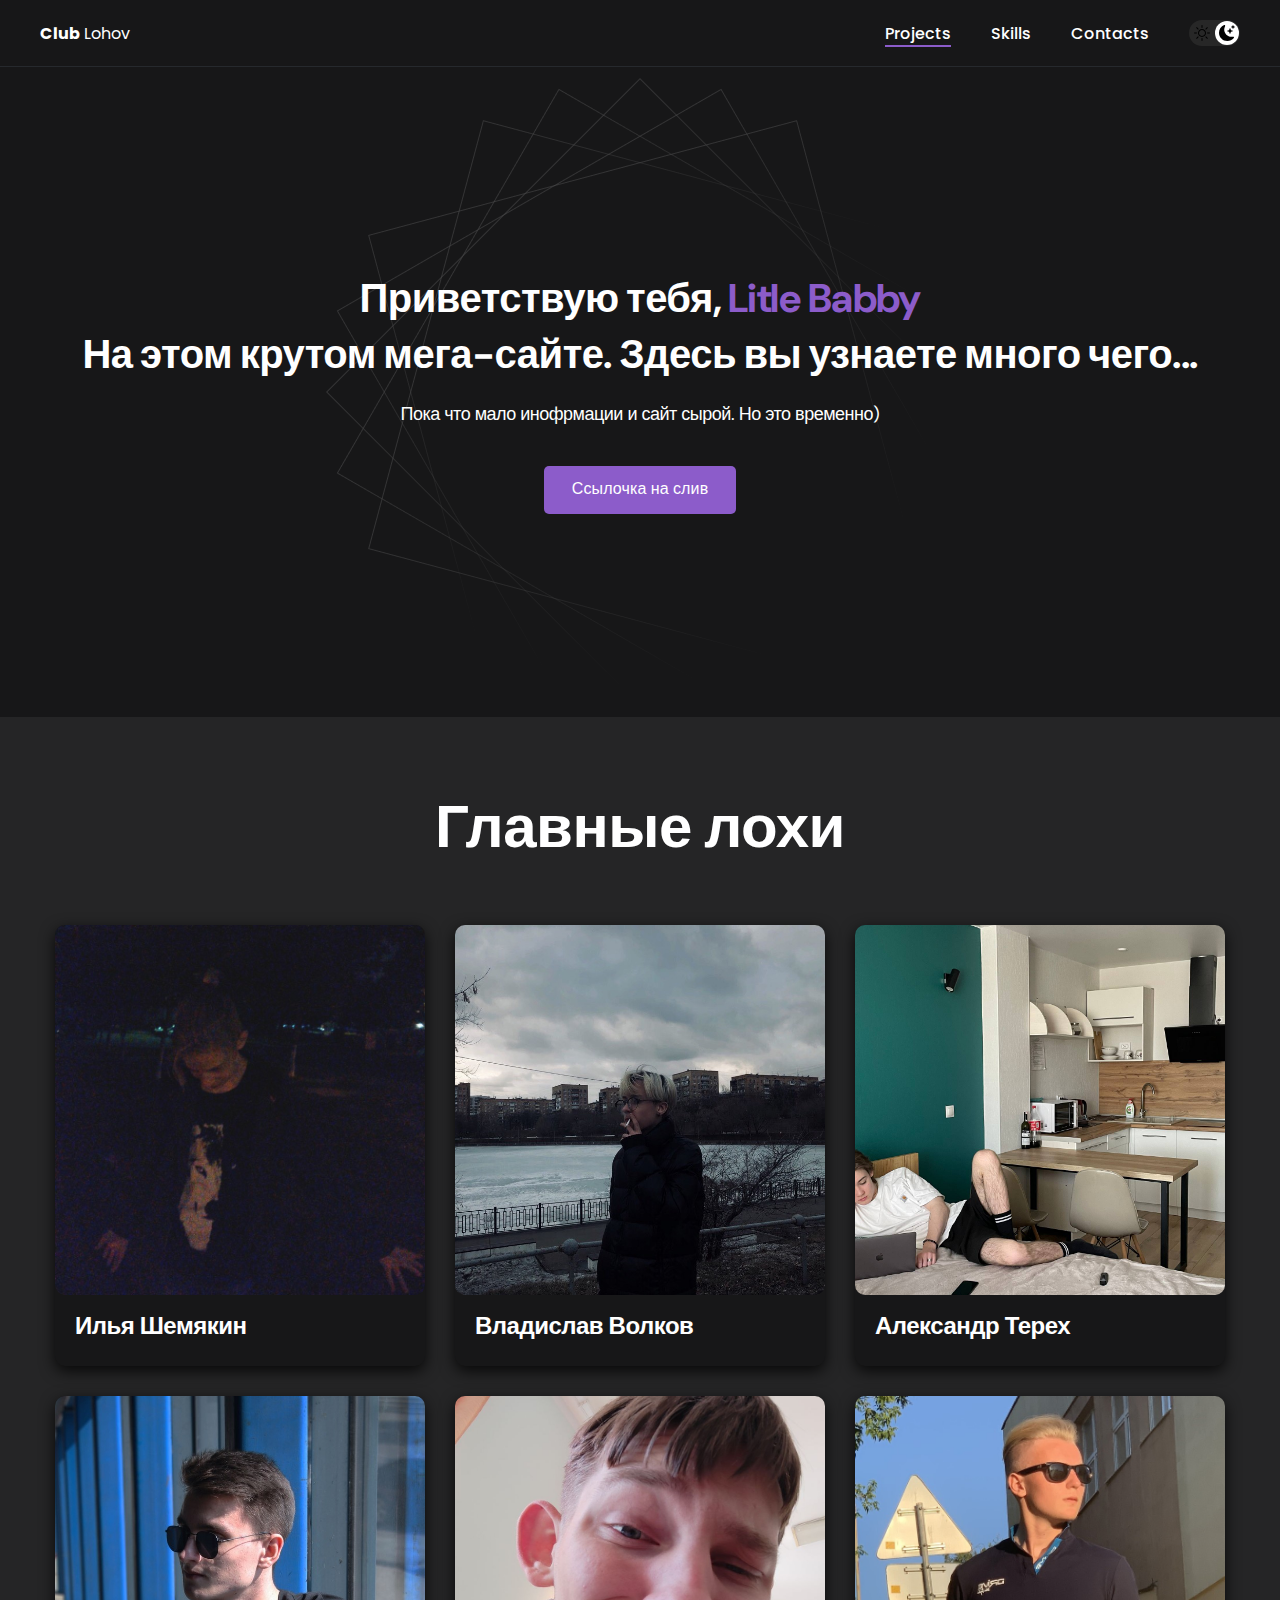
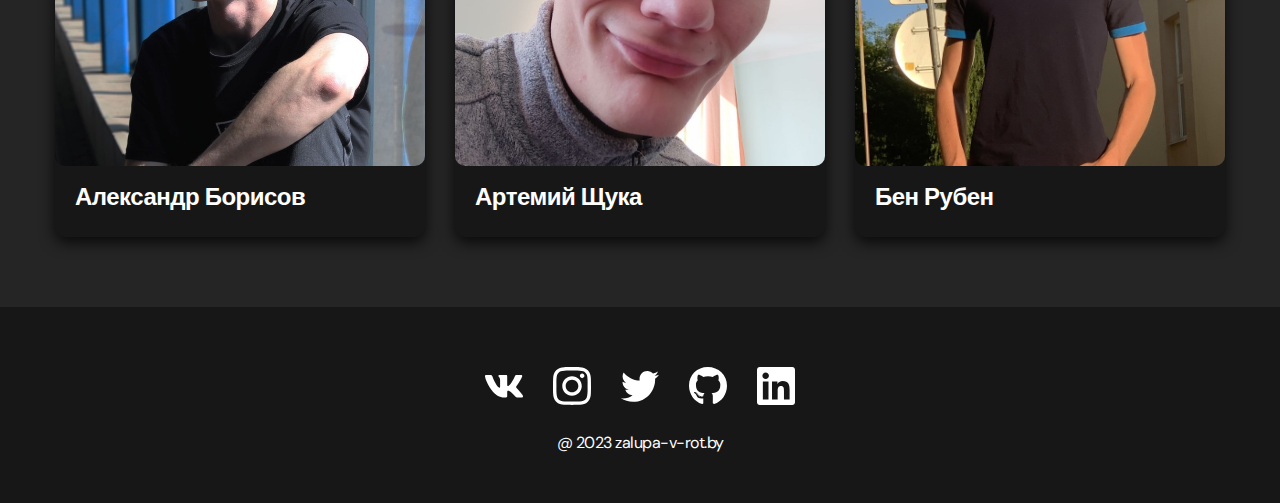
<file: index.html>
<!DOCTYPE html>
<html lang="en">
<head>
    
    <meta charset="UTF-8">
    <meta http-equiv="X-UA-Compatible" content="IE=edge">
    <meta name="viewport" content="width=device-width, initial-scale=1.0">
    <title>Club Lohov2</title>
    <link rel="stylesheet" href="./css/main.css">
</head>
<body class="dark">
    
   <nav class="nav">
    <div class="conteiner">
        <div class="nav-row">
            <a href="./index.html" class="logo"><strong>Club</strong> Lohov</a>

            <button class="dark-mode-btn dark-mode-btn__active">
                <img src="./img/icons/sun.svg" alt="Light mode" class="dark-mode-btn__icon">
                <img src="./img/icons/moon.svg" alt="Dark mode" class="dark-mode-btn__icon">
            </button>


            <ul class="nav-list">
                <li class="nav-list__item"><a href="./index.html" class="nav-list__link nav-list__link--active">Projects</a></li>
                <li class="nav-list__item"><a href="./skills.html" class="nav-list__link">Skills</a></li>
                <li class="nav-list__item"><a href="./contacts.html" class="nav-list__link">Contacts</a></li>
            </ul>
        </div>
    </div>
   </nav>

   <header class="header">
    <div class="header__wrapper">
        <h1 class ="header__title">
            <strong>Приветствую тебя, <em>Litle Babby</em></strong><br>
            На этом крутом мега-сайте.
            Здесь вы узнаете много чего...
        </h1>
        <div class="header-text">
            <p>Пока что мало инофрмации и сайт сырой. Но это временно)</p>
        </div>
        <a href="https://vk.com/video-109658801_456370667" target="_blank" class="btn">Ссылочка на слив</a>
    </div>     
   </header>

   <main class="section">
        <div class="container">
            <h2 class="title-1">Главные лохи</h2>
                <ul class="projects">
                    <li class="project">
                        <a href="./project-page.html">
                            <img src="./img2/photo_2023-2.jpg" alt="Project img" class="project__img">
                            <h3 class="project__title">Илья Шемякин</h3>
                        </a>
                    </li>
                    <li class="project">
                        <a href="./project-page1.html">
                            <img src="./img2/photo_2023-4.jpg" alt="Project img" class="project__img">
                            <h3 class="project__title">Владислав Волков</h3>
                        </a>
                    </li>
                    <li class="project">
                        <a href="./project-page2.html">
                            <img src="./img2/photo_2023-6.jpg" alt="Project img" class="project__img">
                            <h3 class="project__title">Александр Терех</h3>
                        </a>
                        </li>
                    <li class="project">
                        <a href="./project-page3.html">
                            <img src="./img2/photo2023-7.jpg" alt="Project img" class="project__img">
                            <h3 class="project__title">Александр Борисов</h3>
                        </a>
                    </li>
                    <li class="project">
                        <a href="./project-page4.html">
                            <img src="./img2/photo_2023-9.jpg" alt="Project img" class="project__img">
                            <h3 class="project__title">Артемий Щука</h3>
                        </a>
                    </li>
                    <li class="project">
                        <a href="./project-page5.html">
                            <img src="./img2/photo2023-15.jpg" alt="Project img" class="project__img">
                            <h3 class="project__title">Бен Рубен</h3>
                        </a>
                    </li>
                </ul>
        </div>
   </main>

   <footer class="footer">
    <div class="conteiner">
        <div class="footer__wrapper">
            <ul class="social">
            <li class="social__item"><a href="https://vk.com/coreemst_shawty"><img src="./img/icons/vk.svg" alt="Link"></a></li>
            <li class="social__item"><a href="https://www.instagram.com/younggloand/"><img src="./img/icons/instagram.svg" alt="Link"></a></li>
            <li class="social__item"><a href="#!"><img src="./img/icons/twitter.svg" alt="Link"></a></li>
            <li class="social__item"><a href="#!"><img src="./img/icons/gitHub.svg" alt="Link"></a></li>
            <li class="social__item"><a href="#!"><img src="./img/icons/linkedIn.svg" alt="Link"></a></li>
                </ul>
            <div class="copyright">
                <p>@ 2023 zalupa-v-rot.by</p>
                </div>
            </div>
        </div>
   </footer>
   <script src="main.js"></script>
</body>
</html>
</file>
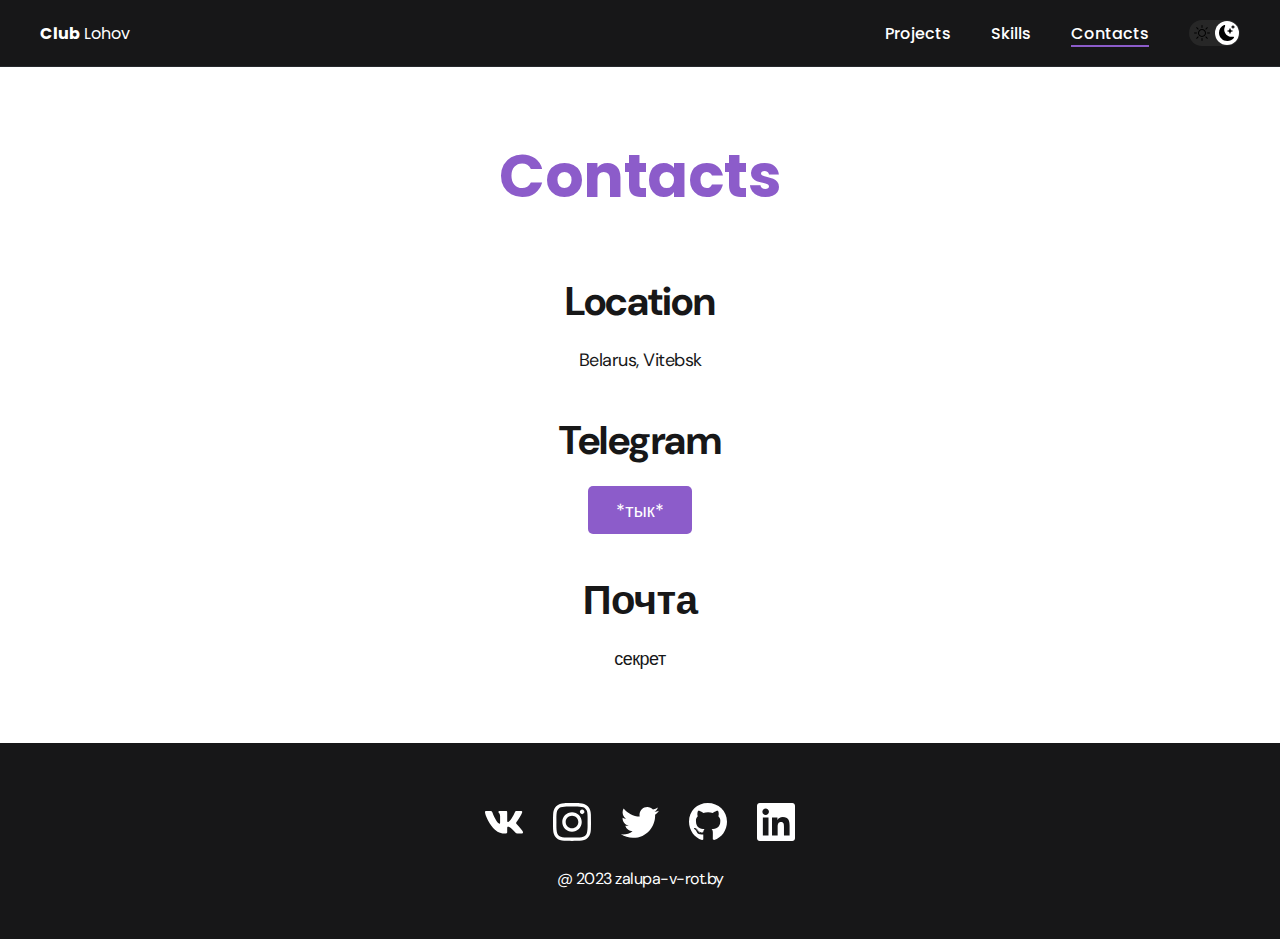
<file: contacts.html>
<!DOCTYPE html>
<html lang="en">
<head>
    <meta charset="UTF-8">
    <meta http-equiv="X-UA-Compatible" content="IE=edge">
    <meta name="viewport" content="width=device-width, initial-scale=1.0">
    <title>Club Lohov2</title>
    <link rel="stylesheet" href="./css/main.css">
</head>
<body>

   <nav class="nav">
    <div class="conteiner">
        <div class="nav-row">
            <a href="./index.html" class="logo"><strong>Club</strong> Lohov</a>
            <button class=" dark-mode-btn dark-mode-btn__active">
                <img src="./img/icons/sun.svg" alt="Light mode" class="dark-mode-btn__icon">
                <img src="./img/icons/moon.svg" alt="Dark mode" class="dark-mode-btn__icon">
            </button>

            <ul class="nav-list">
                <li class="nav-list__item"><a href="./index.html" class="nav-list__link">Projects</a></li>
                <li class="nav-list__item"><a href="./skills.html" class="nav-list__link">Skills</a></li>
                <li class="nav-list__item"><a href="./contacts.html" class="nav-list__link nav-list__link--active">Contacts</a></li>
            </ul>
        </div>
    </div>
   </nav>


   <main class="section">
        <div class="conteiner">
            <h1 class="title-1">Contacts</h1>       
                <ul class="content-list">
                    <li class="content-list__item">
                        <h2 class="title-2">Location</h2>
                        <p>Belarus, Vitebsk</p>
                    </li>
                    <li class="content-list__item">
                        <h3 class="title-2">Telegram</h3>
                        <p><a href="https://t.me/younggloand" class="btn" target="_blank" alt="Link">*тык*</a></p>
                    </li>
                    <li class="content-list__item">
                        <h4 class="title-2">Почта</h4>
                        <p>секрет</p>
                    </li>
                    
                </ul>
        </div>
   </main>

   <footer class="footer">
    <div class="conteiner">
        <div class="footer__wrapper">
            <ul class="social">
            <li class="social__item"><a href="https://vk.com/coreemst_shawty"><img src="./img/icons/vk.svg" alt="Link"></a></li>
            <li class="social__item"><a href="https://www.instagram.com/younggloand/"><img src="./img/icons/instagram.svg" alt="Link"></a></li>
            <li class="social__item"><a href="#!"><img src="./img/icons/twitter.svg" alt="Link"></a></li>
            <li class="social__item"><a href="#!"><img src="./img/icons/gitHub.svg" alt="Link"></a></li>
            <li class="social__item"><a href="#!"><img src="./img/icons/linkedIn.svg" alt="Link"></a></li>
                </ul>
            <div class="copyright">
                <p>@ 2023 zalupa-v-rot.by</p>
                </div>
            </div>
        </div>
   </footer>
   <script src="main.js"></script>
</body>
</html>
</file>
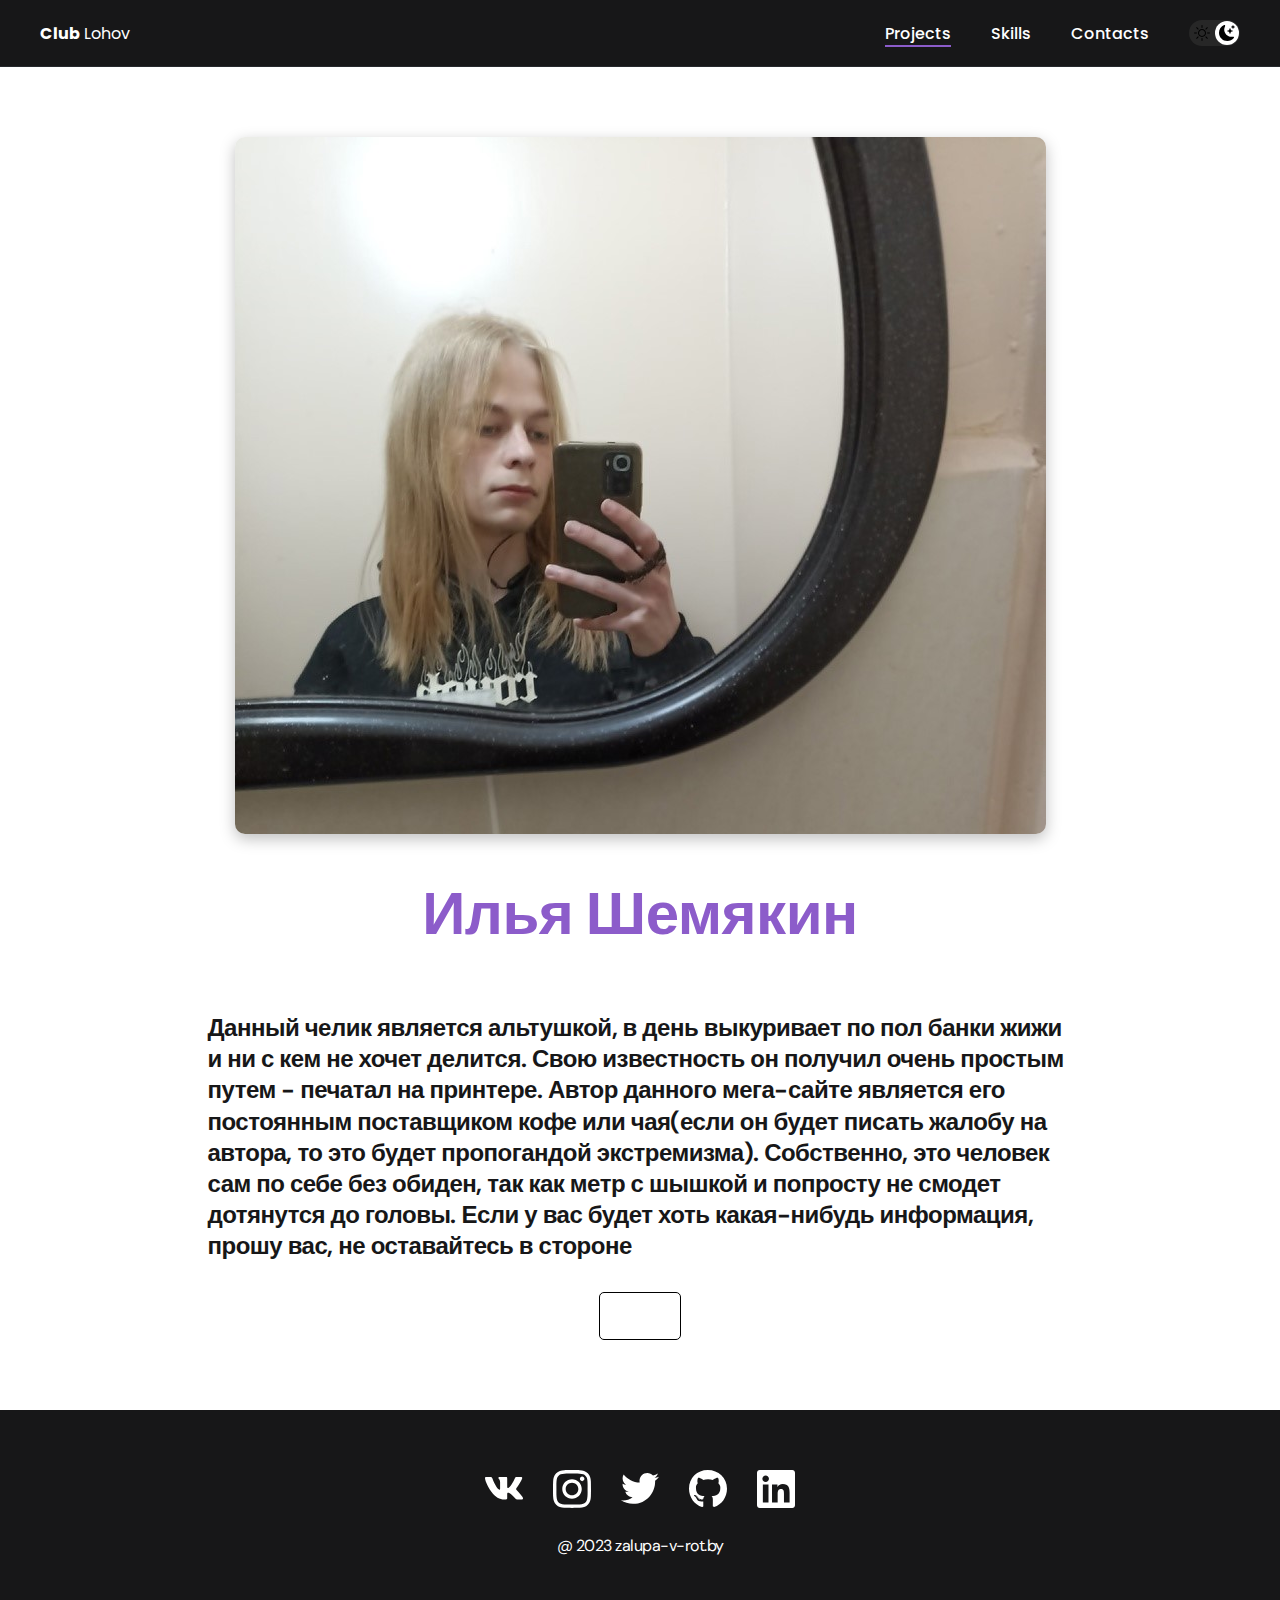
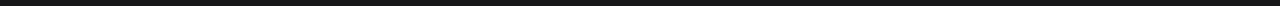
<file: project-page.html>
<!DOCTYPE html>
<html lang="en">
<head>
    <meta charset="UTF-8">
    <meta http-equiv="X-UA-Compatible" content="IE=edge">
    <meta name="viewport" content="width=device-width, initial-scale=1.0">
    <title>Club Lohov2</title>
    <link rel="stylesheet" href="./css/main.css">
</head>
<body>

   <nav class="nav">
    <div class="conteiner">
        <div class="nav-row">
            <a href="./index.html" class="logo"><strong>Club</strong> Lohov</a>
            <button class=" dark-mode-btn dark-mode-btn__active">
                <img src="./img/icons/sun.svg" alt="Light mode" class="dark-mode-btn__icon">
                <img src="./img/icons/moon.svg" alt="Dark mode" class="dark-mode-btn__icon">
            </button>

            <ul class="nav-list">
                <li class="nav-list__item"><a href="./index.html" class="nav-list__link nav-list__link--active">Projects</a></li>
                <li class="nav-list__item"><a href="./skills.html" class="nav-list__link">Skills</a></li>
                <li class="nav-list__item"><a href="./contacts.html" class="nav-list__link">Contacts</a></li>
            </ul>
        </div>
    </div>
   </nav>


   <main class="section">
        <div class="conteiner">
            <div class="project-deteils">
                    <img src="./img2/photo_2022-1.jpg" alt="" class="project-deteils__cover">
                        <div class="project-deteils__desk">
                            <h1 class="title-1">Илья Шемякин</h1>
                           <p>Данный челик является альтушкой, в день выкуривает по пол банки жижи и ни с кем не хочет делится. Свою известность он получил очень простым путем - печатал на принтере. Автор данного мега-сайте является его постоянным поставщиком кофе или чая(если он будет писать жалобу на автора, то это будет пропогандой экстремизма).
                            Собственно, это человек сам по себе без обиден, так как метр с шышкой и попросту не смодет дотянутся до головы. Если у вас будет хоть какая-нибудь информация, прошу вас, не оставайтесь в стороне 
                           </p>
                        </div>

                        <a href="#!" class="btn-outline">
                            <img src="./img/icons/vk_wmhwlk760oke.svg" alt="" class="">
                        
                        </a>
            </div>
        </div>
   </main>

   <footer class="footer">
    <div class="conteiner">
        <div class="footer__wrapper">
            <ul class="social">
            <li class="social__item"><a href="https://vk.com/coreemst_shawty"><img src="./img/icons/vk.svg" alt="Link"></a></li>
            <li class="social__item"><a href="https://www.instagram.com/younggloand/"><img src="./img/icons/instagram.svg" alt="Link"></a></li>
            <li class="social__item"><a href="#!"><img src="./img/icons/twitter.svg" alt="Link"></a></li>
            <li class="social__item"><a href="#!"><img src="./img/icons/gitHub.svg" alt="Link"></a></li>
            <li class="social__item"><a href="#!"><img src="./img/icons/linkedIn.svg" alt="Link"></a></li>
                </ul>
            <div class="copyright">
                <p>@ 2023 zalupa-v-rot.by</p>
                </div>
            </div>
        </div>
   </footer>
   <script src="main.js"></script>
</body>
</html>
</file>
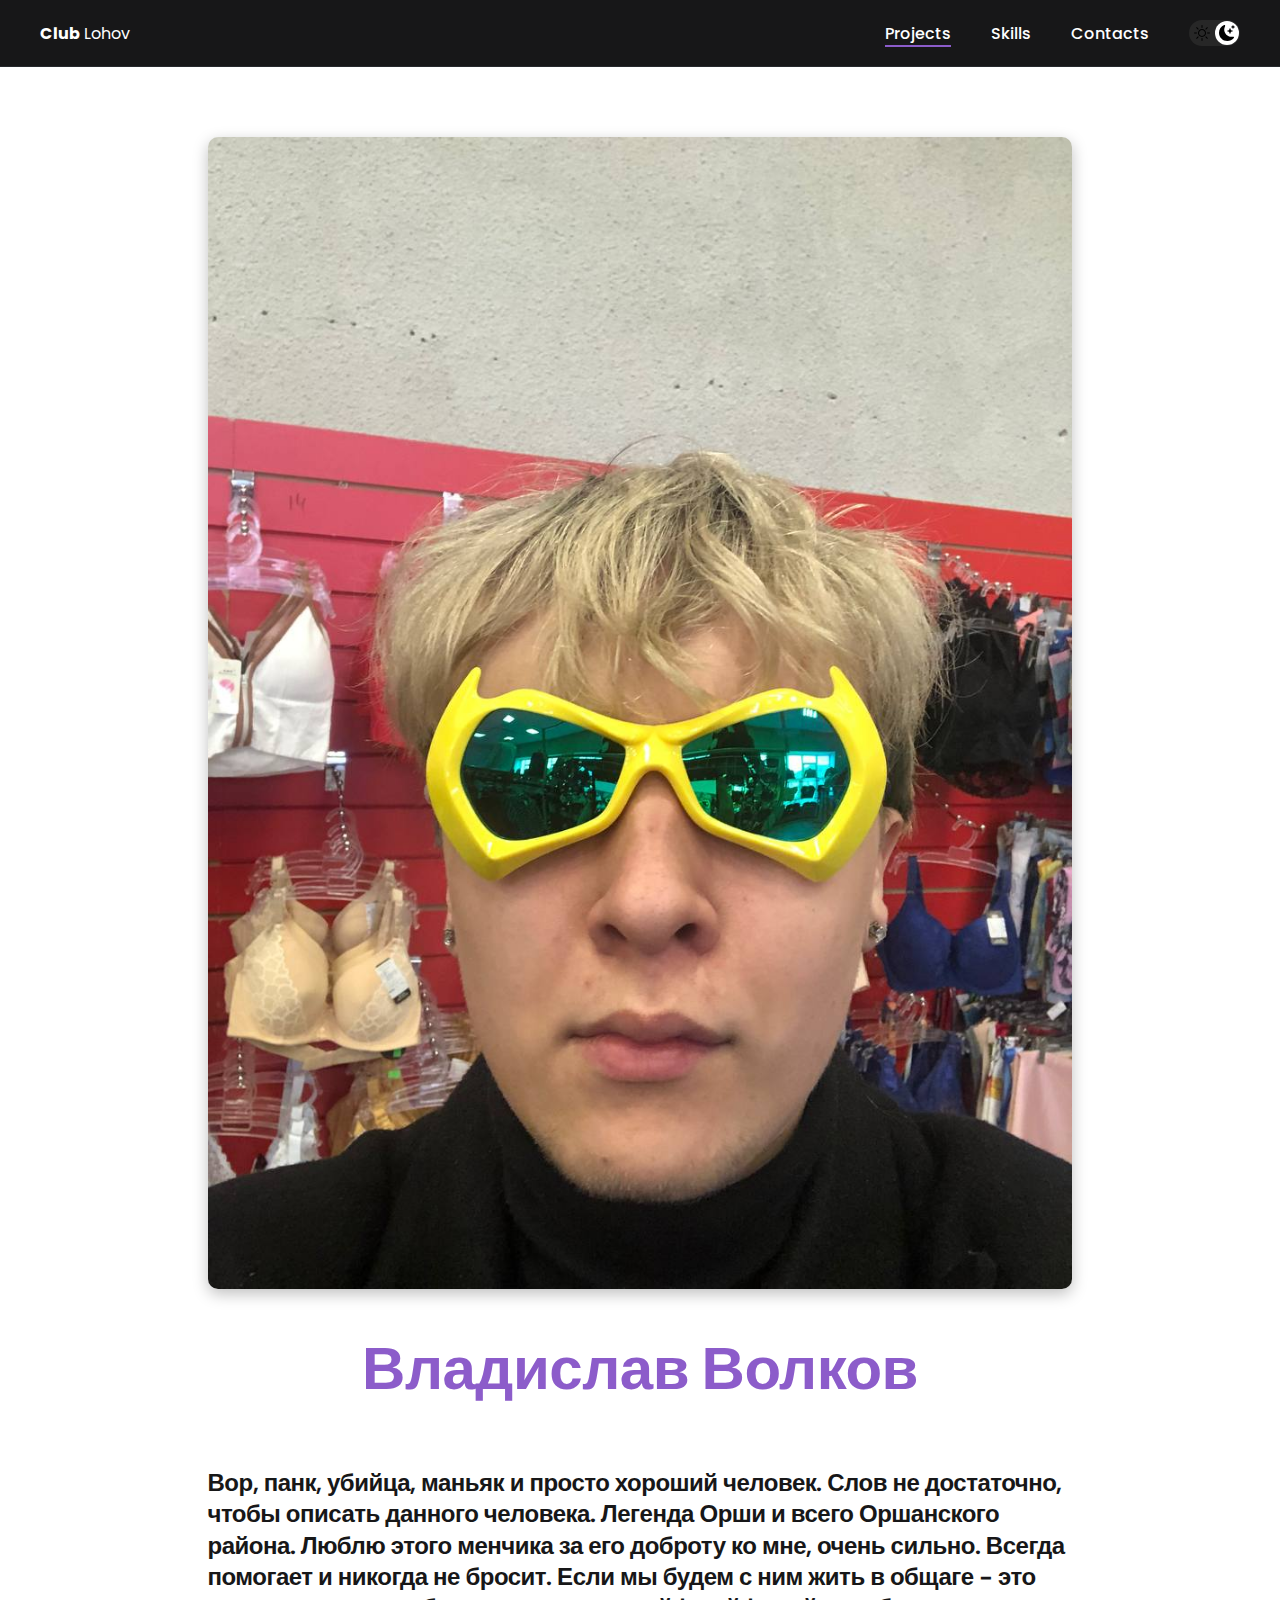
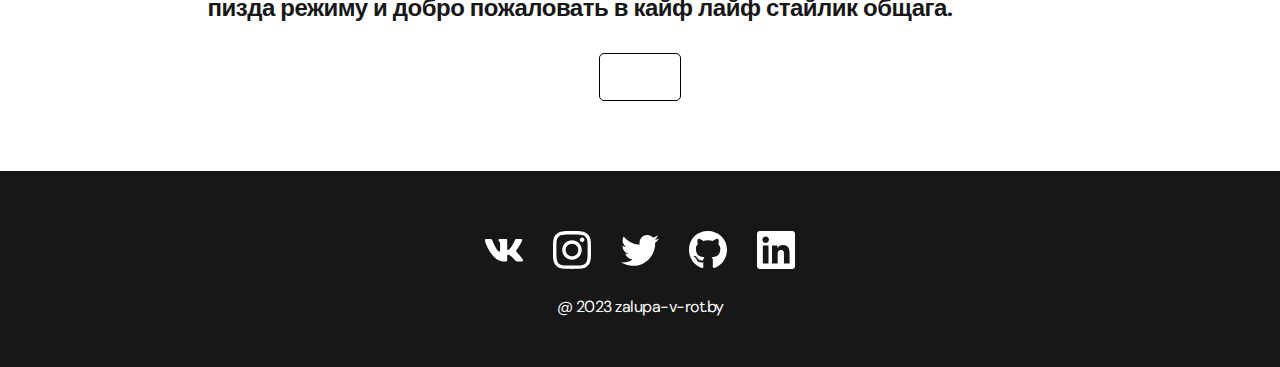
<file: project-page1.html>
<!DOCTYPE html>
<html lang="en">
<head>
    <meta charset="UTF-8">
    <meta http-equiv="X-UA-Compatible" content="IE=edge">
    <meta name="viewport" content="width=device-width, initial-scale=1.0">
    <title>Club Lohov2</title>
    <link rel="stylesheet" href="./css/main.css">
</head>
<body>

   <nav class="nav">
    <div class="conteiner">
        <div class="nav-row">
            <a href="./index.html" class="logo"><strong>Club</strong> Lohov</a>
            <button class=" dark-mode-btn dark-mode-btn__active">
                <img src="./img/icons/sun.svg" alt="Light mode" class="dark-mode-btn__icon">
                <img src="./img/icons/moon.svg" alt="Dark mode" class="dark-mode-btn__icon">
            </button>

            <ul class="nav-list">
                <li class="nav-list__item"><a href="./index.html" class="nav-list__link nav-list__link--active">Projects</a></li>
                <li class="nav-list__item"><a href="./skills.html" class="nav-list__link">Skills</a></li>
                <li class="nav-list__item"><a href="./contacts.html" class="nav-list__link">Contacts</a></li>
            </ul>
        </div>
    </div>
   </nav>


   <main class="section">
        <div class="conteiner">
            <div class="project-deteils">
                    <img src="./img2/photo_2023-5.jpg" alt="" class="project-deteils__cover">
                        <div class="project-deteils__desk">
                            <h1 class="title-1">Владислав Волков</h1>
                           <p>
                            Вор, панк, убийца, маньяк и просто хороший человек. Слов не достаточно, чтобы описать данного человека. Легенда Орши и всего Оршанского района. Люблю этого менчика за его доброту ко мне, очень сильно. Всегда помогает и никогда не бросит. Если мы будем с ним жить в общаге - это пизда режиму и добро пожаловать в кайф лайф стайлик общага. 
                           </p>
                        </div>

                        <a href="#!" class="btn-outline">
                            <img src="./img/icons/vk_wmhwlk760oke.svg" alt="" class="">
                        
                        </a>
            </div>
        </div>
   </main>

   <footer class="footer">
    <div class="conteiner">
        <div class="footer__wrapper">
            <ul class="social">
            <li class="social__item"><a href="https://vk.com/coreemst_shawty"><img src="./img/icons/vk.svg" alt="Link"></a></li>
            <li class="social__item"><a href="https://www.instagram.com/younggloand/"><img src="./img/icons/instagram.svg" alt="Link"></a></li>
            <li class="social__item"><a href="#!"><img src="./img/icons/twitter.svg" alt="Link"></a></li>
            <li class="social__item"><a href="#!"><img src="./img/icons/gitHub.svg" alt="Link"></a></li>
            <li class="social__item"><a href="#!"><img src="./img/icons/linkedIn.svg" alt="Link"></a></li>
                </ul>
            <div class="copyright">
                <p>@ 2023 zalupa-v-rot.by</p>
                </div>
            </div>
        </div>
   </footer>
   <script src="main.js"></script>
</body>
</html>
</file>
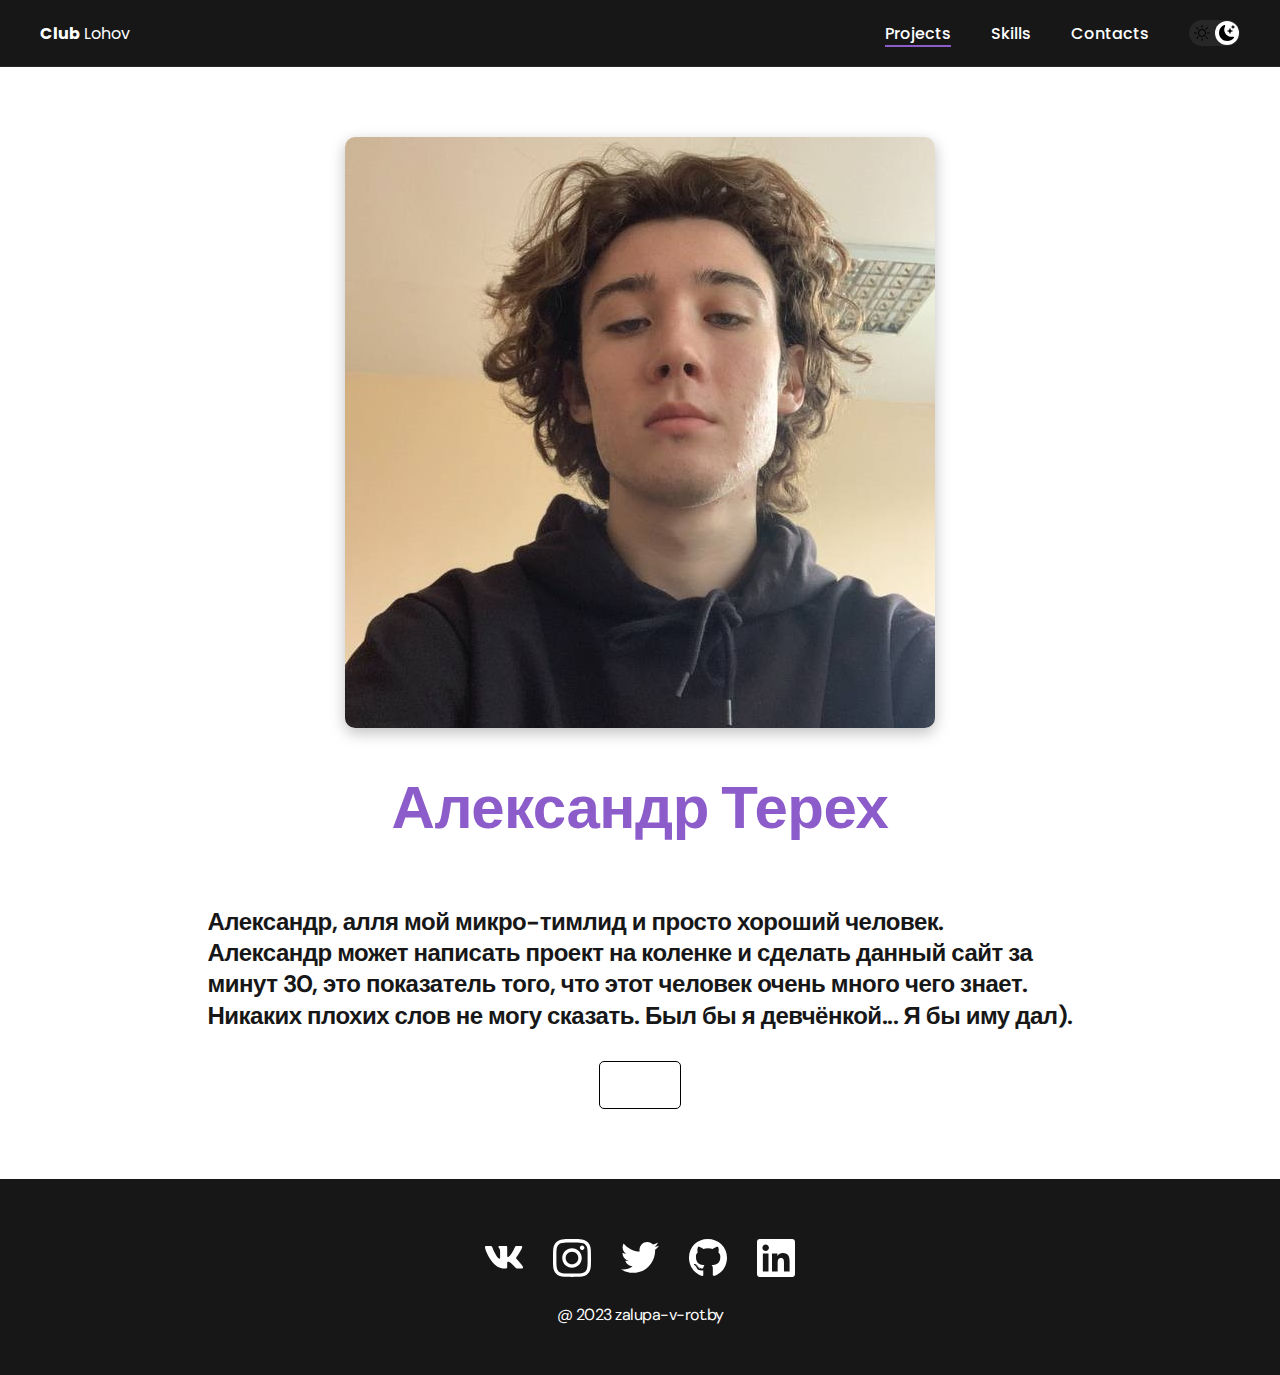
<file: project-page2.html>
<!DOCTYPE html>
<html lang="en">
<head>
    <meta charset="UTF-8">
    <meta http-equiv="X-UA-Compatible" content="IE=edge">
    <meta name="viewport" content="width=device-width, initial-scale=1.0">
    <title>Club Lohov2</title>
    <link rel="stylesheet" href="./css/main.css">
</head>
<body>

   <nav class="nav">
    <div class="conteiner">
        <div class="nav-row">
            <a href="./index.html" class="logo"><strong>Club</strong> Lohov</a>
            <button class=" dark-mode-btn dark-mode-btn__active">
                <img src="./img/icons/sun.svg" alt="Light mode" class="dark-mode-btn__icon">
                <img src="./img/icons/moon.svg" alt="Dark mode" class="dark-mode-btn__icon">
            </button>

            <ul class="nav-list">
                <li class="nav-list__item"><a href="./index.html" class="nav-list__link nav-list__link--active">Projects</a></li>
                <li class="nav-list__item"><a href="./skills.html" class="nav-list__link">Skills</a></li>
                <li class="nav-list__item"><a href="./contacts.html" class="nav-list__link">Contacts</a></li>
            </ul>
        </div>
    </div>
   </nav>


   <main class="section">
        <div class="conteiner">
            <div class="project-deteils">
                    <img src="./img2/photo_2022.jpg" alt="" class="project-deteils__cover">
                        <div class="project-deteils__desk">
                            <h1 class="title-1">Александр Терех</h1>
                            <p>
                           Александр, алля мой микро-тимлид и просто хороший человек. Александр может написать проект на коленке и сделать данный сайт за минут 30, это показатель того, что этот человек очень много чего знает. Никаких плохих слов не могу сказать. Был бы я девчёнкой... Я бы иму дал).
                            </p>
                        </div>

                        <a href="#!" class="btn-outline">
                            <img src="./img/icons/vk_wmhwlk760oke.svg" alt="" class="">
                        
                        </a>
            </div>
        </div>
   </main>

   <footer class="footer">
    <div class="conteiner">
        <div class="footer__wrapper">
            <ul class="social">
            <li class="social__item"><a href="https://vk.com/coreemst_shawty"><img src="./img/icons/vk.svg" alt="Link"></a></li>
            <li class="social__item"><a href="https://www.instagram.com/younggloand/"><img src="./img/icons/instagram.svg" alt="Link"></a></li>
            <li class="social__item"><a href="#!"><img src="./img/icons/twitter.svg" alt="Link"></a></li>
            <li class="social__item"><a href="#!"><img src="./img/icons/gitHub.svg" alt="Link"></a></li>
            <li class="social__item"><a href="#!"><img src="./img/icons/linkedIn.svg" alt="Link"></a></li>
                </ul>
            <div class="copyright">
                <p>@ 2023 zalupa-v-rot.by</p>
                </div>
            </div>
        </div>
   </footer>
   <script src="main.js"></script>
</body>
</html>
</file>
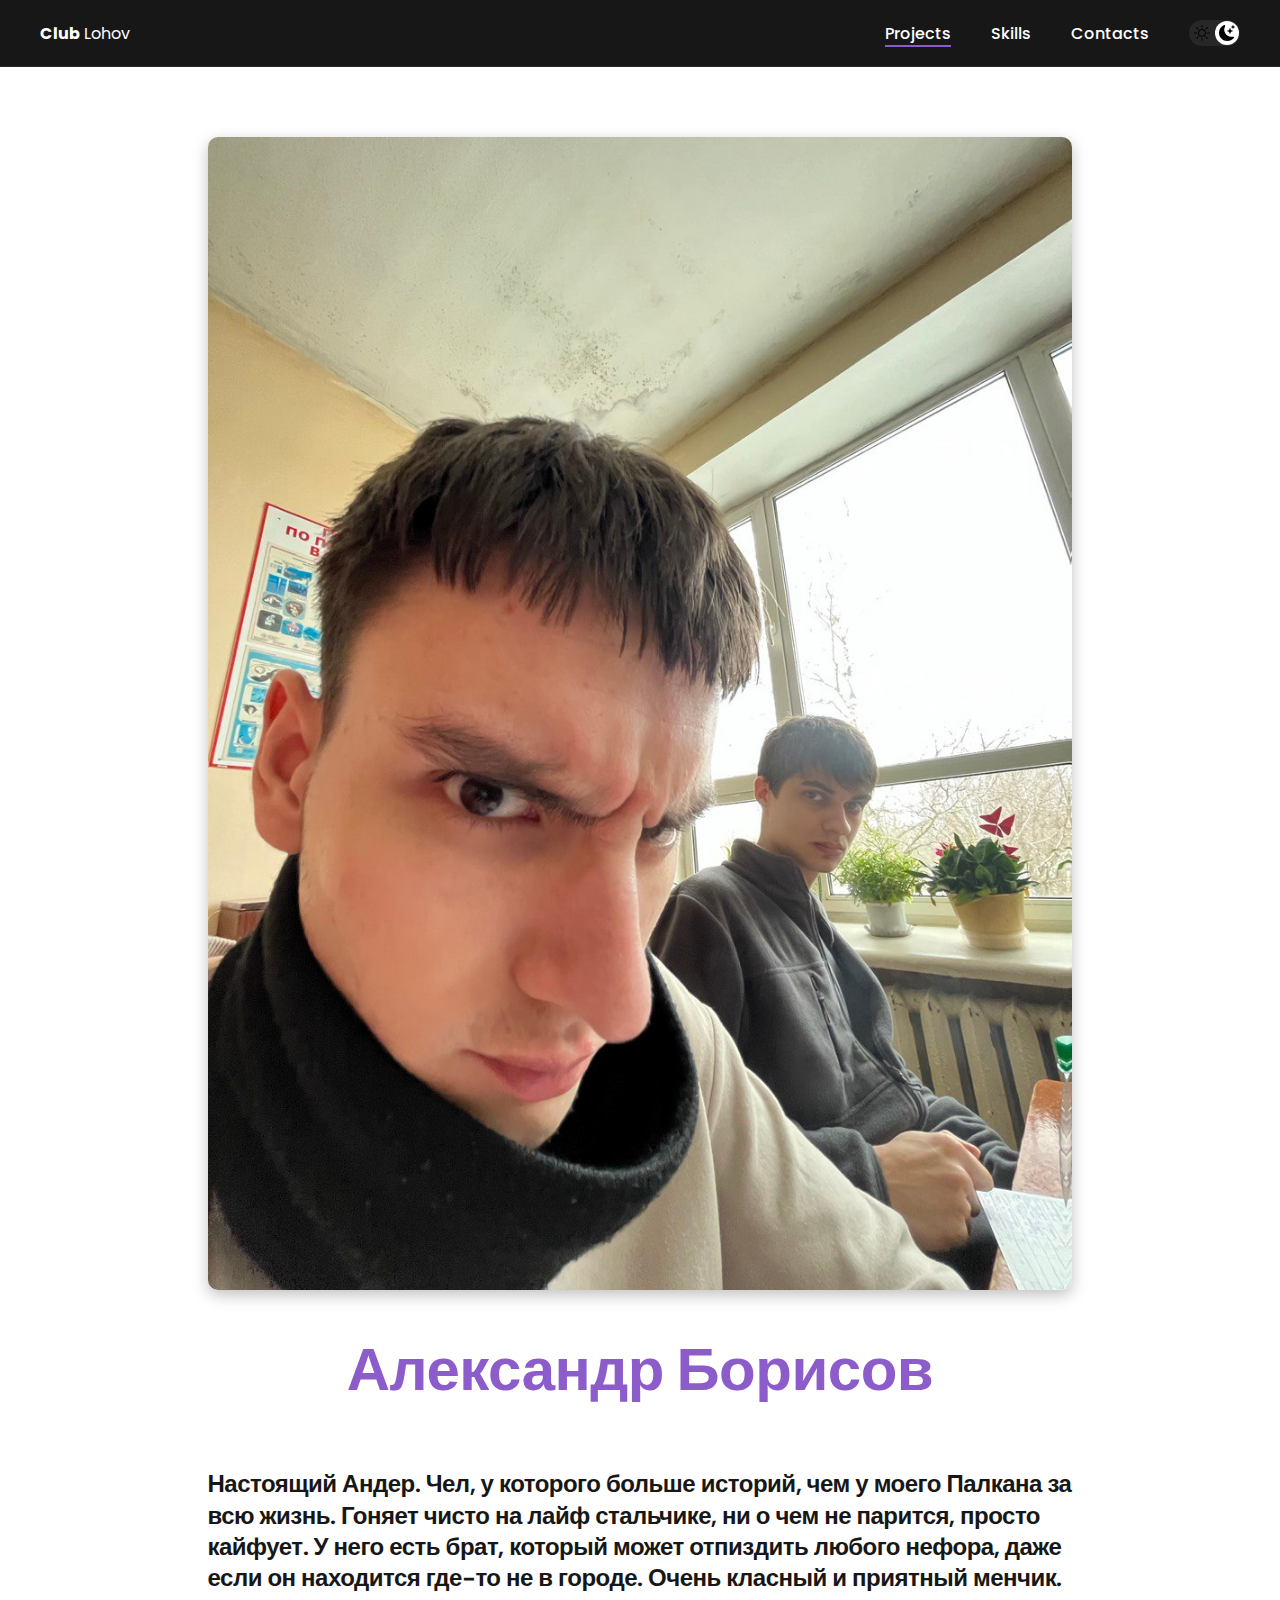
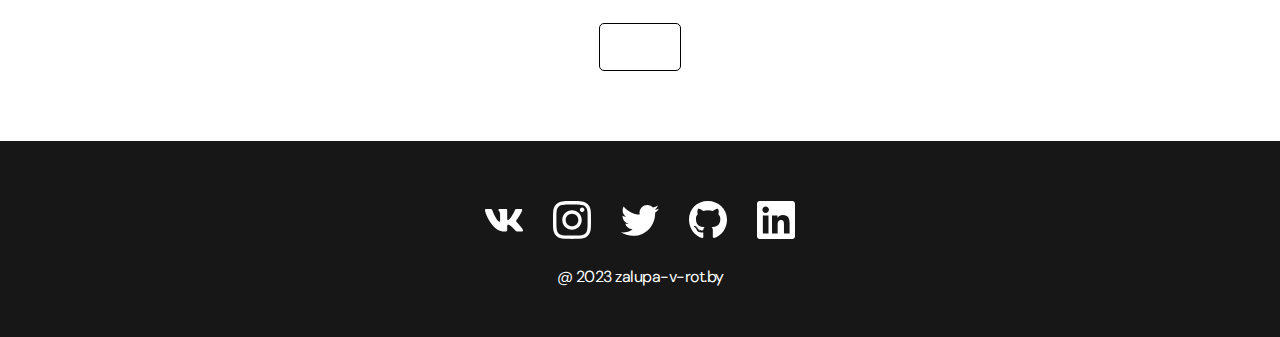
<file: project-page3.html>
<!DOCTYPE html>
<html lang="en">
<head>
    <meta charset="UTF-8">
    <meta http-equiv="X-UA-Compatible" content="IE=edge">
    <meta name="viewport" content="width=device-width, initial-scale=1.0">
    <title>Club Lohov2</title>
    <link rel="stylesheet" href="./css/main.css">
</head>
<body>

   <nav class="nav">
    <div class="conteiner">
        <div class="nav-row">
            <a href="./index.html" class="logo"><strong>Club</strong> Lohov</a>
            <button class=" dark-mode-btn dark-mode-btn__active">
                <img src="./img/icons/sun.svg" alt="Light mode" class="dark-mode-btn__icon">
                <img src="./img/icons/moon.svg" alt="Dark mode" class="dark-mode-btn__icon">
            </button>

            <ul class="nav-list">
                <li class="nav-list__item"><a href="./index.html" class="nav-list__link nav-list__link--active">Projects</a></li>
                <li class="nav-list__item"><a href="./skills.html" class="nav-list__link">Skills</a></li>
                <li class="nav-list__item"><a href="./contacts.html" class="nav-list__link">Contacts</a></li>
            </ul>
        </div>
    </div>
   </nav>


   <main class="section">
        <div class="conteiner">
            <div class="project-deteils">
                    <img src="./img2/photo_2023-8.jpg" alt="" class="project-deteils__cover">
                        <div class="project-deteils__desk">
                            <h1 class="title-1">Александр Борисов</h1>
                           <p>
                            Настоящий Андер. Чел, у которого больше историй, чем у моего Палкана за всю жизнь. Гоняет чисто на лайф стальчике, ни о чем не парится, просто кайфует. У него есть брат, который может отпиздить любого нефора, даже если он находится где-то не в городе. Очень класный и приятный менчик. 
                           </p>
                        </div>

                        <a href="#!" class="btn-outline">
                            <img src="./img/icons/vk_wmhwlk760oke.svg" alt="" class="">
                        
                        </a>
            </div>
        </div>
   </main>

   <footer class="footer">
    <div class="conteiner">
        <div class="footer__wrapper">
            <ul class="social">
            <li class="social__item"><a href="https://vk.com/coreemst_shawty"><img src="./img/icons/vk.svg" alt="Link"></a></li>
            <li class="social__item"><a href="https://www.instagram.com/younggloand/"><img src="./img/icons/instagram.svg" alt="Link"></a></li>
            <li class="social__item"><a href="#!"><img src="./img/icons/twitter.svg" alt="Link"></a></li>
            <li class="social__item"><a href="#!"><img src="./img/icons/gitHub.svg" alt="Link"></a></li>
            <li class="social__item"><a href="#!"><img src="./img/icons/linkedIn.svg" alt="Link"></a></li>
                </ul>
            <div class="copyright">
                <p>@ 2023 zalupa-v-rot.by</p>
                </div>
            </div>
        </div>
   </footer>
   <script src="main.js"></script>
</body>
</html>
</file>
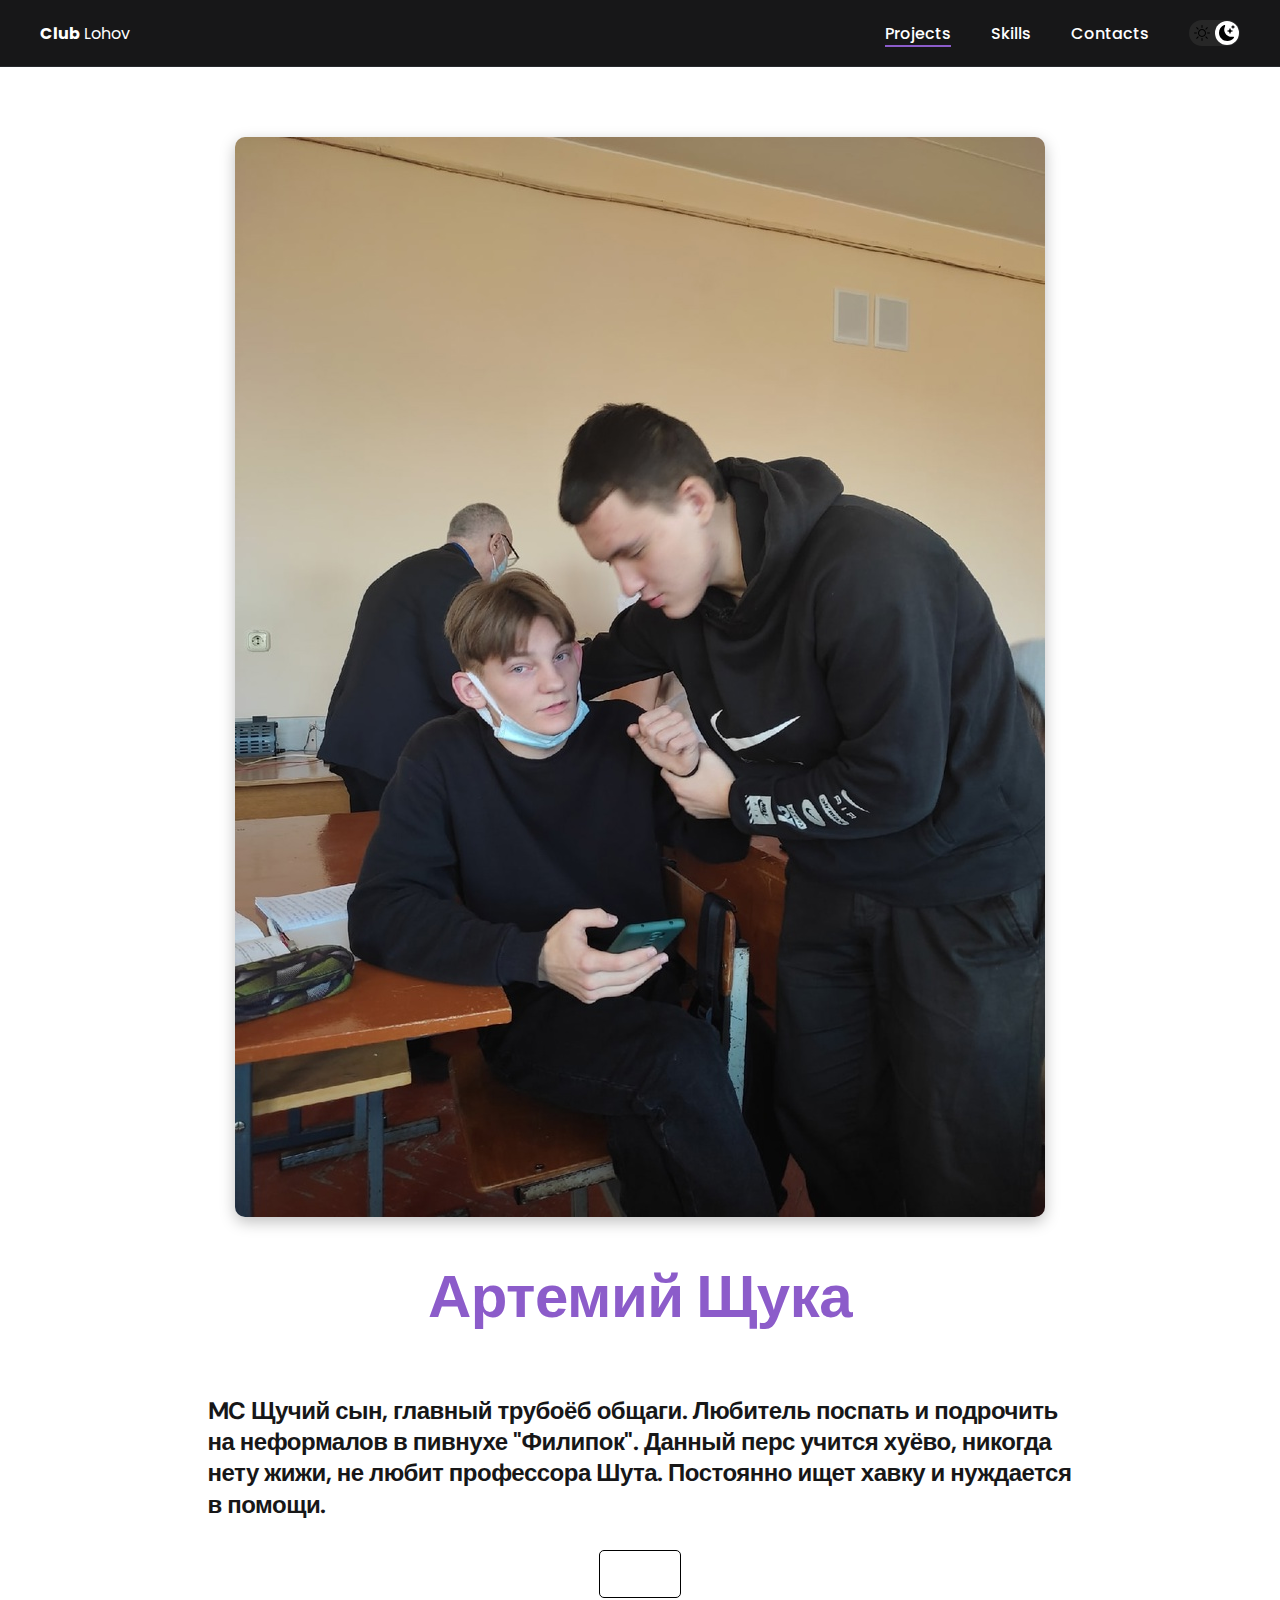
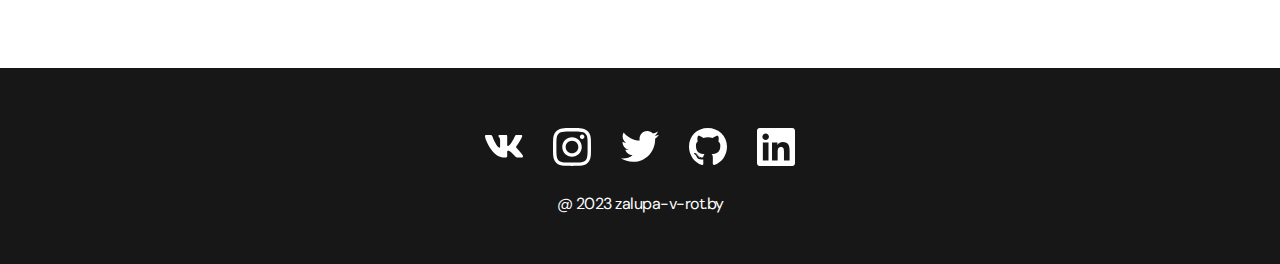
<file: project-page4.html>
<!DOCTYPE html>
<html lang="en">
<head>
    <meta charset="UTF-8">
    <meta http-equiv="X-UA-Compatible" content="IE=edge">
    <meta name="viewport" content="width=device-width, initial-scale=1.0">
    <title>Club Lohov2</title>
    <link rel="stylesheet" href="./css/main.css">
</head>
<body>

   <nav class="nav">
    <div class="conteiner">
        <div class="nav-row">
            <a href="./index.html" class="logo"><strong>Club</strong> Lohov</a>
            <button class=" dark-mode-btn dark-mode-btn__active">
                <img src="./img/icons/sun.svg" alt="Light mode" class="dark-mode-btn__icon">
                <img src="./img/icons/moon.svg" alt="Dark mode" class="dark-mode-btn__icon">
            </button>

            <ul class="nav-list">
                <li class="nav-list__item"><a href="./index.html" class="nav-list__link nav-list__link--active">Projects</a></li>
                <li class="nav-list__item"><a href="./skills.html" class="nav-list__link">Skills</a></li>
                <li class="nav-list__item"><a href="./contacts.html" class="nav-list__link">Contacts</a></li>
            </ul>
        </div>
    </div>
   </nav>


   <main class="section">
        <div class="conteiner">
            <div class="project-deteils">
                    <img src="./img2/photo2023-12.jpg" alt="" class="project-deteils__cover">
                        <div class="project-deteils__desk">
                            <h1 class="title-1">Артемий Щука</h1>
                           <p>
                            MC Щучий сын, главный трубоёб общаги. Любитель поспать и подрочить на неформалов в пивнухе "Филипок". Данный перс учится хуёво, никогда нету жижи, не любит профессора Шута. Постоянно ищет хавку и нуждается в помощи.
                            </p>
                        </div>

                        <a href="#!" class="btn-outline">
                            <img src="./img/icons/vk_wmhwlk760oke.svg" alt="" class="">
                        
                        </a>
            </div>
        </div>
   </main>

   <footer class="footer">
    <div class="conteiner">
        <div class="footer__wrapper">
            <ul class="social">
            <li class="social__item"><a href="https://vk.com/coreemst_shawty"><img src="./img/icons/vk.svg" alt="Link"></a></li>
            <li class="social__item"><a href="https://www.instagram.com/younggloand/"><img src="./img/icons/instagram.svg" alt="Link"></a></li>
            <li class="social__item"><a href="#!"><img src="./img/icons/twitter.svg" alt="Link"></a></li>
            <li class="social__item"><a href="#!"><img src="./img/icons/gitHub.svg" alt="Link"></a></li>
            <li class="social__item"><a href="#!"><img src="./img/icons/linkedIn.svg" alt="Link"></a></li>
                </ul>
            <div class="copyright">
                <p>@ 2023 zalupa-v-rot.by</p>
                </div>
            </div>
        </div>
   </footer>
   <script src="main.js"></script>
</body>
</html>
</file>
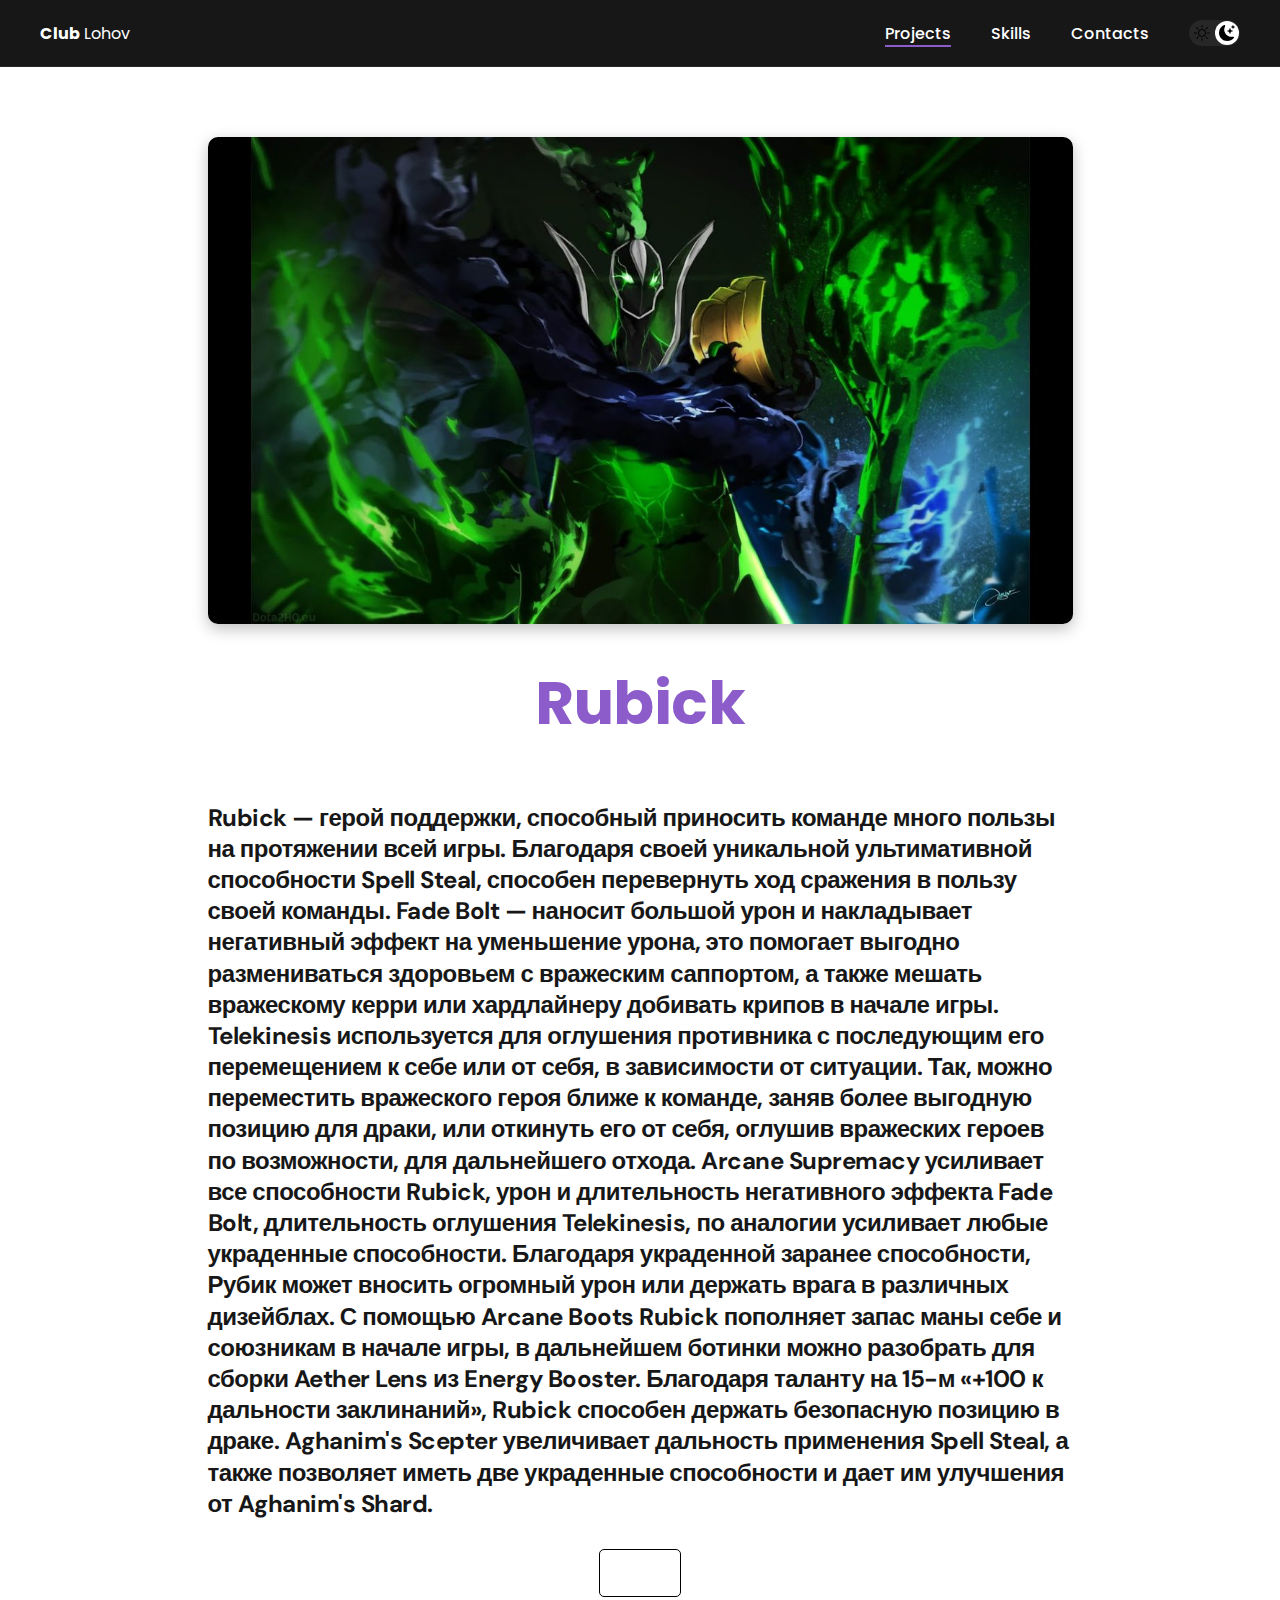
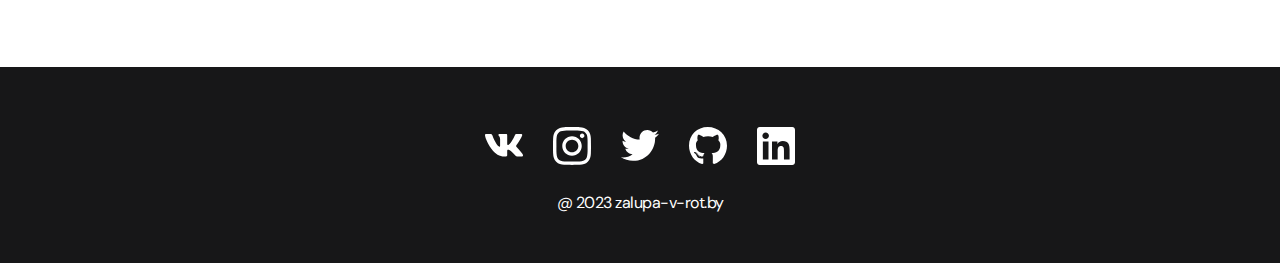
<file: project-page5.html>
<!DOCTYPE html>
<html lang="en">
<head>
    <meta charset="UTF-8">
    <meta http-equiv="X-UA-Compatible" content="IE=edge">
    <meta name="viewport" content="width=device-width, initial-scale=1.0">
    <title>Club Lohov2</title>
    <link rel="stylesheet" href="./css/main.css">
</head>
<body>

   <nav class="nav">
    <div class="conteiner">
        <div class="nav-row">
            <a href="./index.html" class="logo"><strong>Club</strong> Lohov</a>
            <button class=" dark-mode-btn dark-mode-btn__active">
                <img src="./img/icons/sun.svg" alt="Light mode" class="dark-mode-btn__icon">
                <img src="./img/icons/moon.svg" alt="Dark mode" class="dark-mode-btn__icon">
            </button>

            <ul class="nav-list">
                <li class="nav-list__item"><a href="./index.html" class="nav-list__link nav-list__link--active">Projects</a></li>
                <li class="nav-list__item"><a href="./skills.html" class="nav-list__link">Skills</a></li>
                <li class="nav-list__item"><a href="./contacts.html" class="nav-list__link">Contacts</a></li>
            </ul>
        </div>
    </div>
   </nav>


   <main class="section">
        <div class="conteiner">
            <div class="project-deteils">
                    <img src="./img2/photo-13.jpg" alt="" class="project-deteils__cover">
                        <div class="project-deteils__desk">
                            <h1 class="title-1">Rubick</h1>
                           <p>
                            Rubick — герой поддержки, способный приносить команде много пользы на протяжении всей игры. Благодаря своей уникальной ультимативной способности Spell Steal, способен перевернуть ход сражения в пользу своей команды. Fade Bolt — наносит большой урон и накладывает негативный эффект на уменьшение урона, это помогает выгодно размениваться здоровьем с вражеским саппортом, а также мешать вражескому керри или хардлайнеру добивать крипов в начале игры. Telekinesis используется для оглушения противника с последующим его перемещением к себе или от себя, в зависимости от ситуации. Так, можно переместить вражеского героя ближе к команде, заняв более выгодную позицию для драки, или откинуть его от себя, оглушив вражеских героев по возможности, для дальнейшего отхода. Arcane Supremacy усиливает все способности Rubick, урон и длительность негативного эффекта Fade Bolt, длительность оглушения Telekinesis, по аналогии усиливает любые украденные способности. Благодаря украденной заранее способности, Рубик может вносить огромный урон или держать врага в различных дизейблах. С помощью Arcane Boots Rubick пополняет запас маны себе и союзникам в начале игры, в дальнейшем ботинки можно разобрать для сборки Aether Lens из Energy Booster. Благодаря таланту на 15-м «+100 к дальности заклинаний», Rubick способен держать безопасную позицию в драке. Aghanim's Scepter увеличивает дальность применения Spell Steal, а также позволяет иметь две украденные способности и дает им улучшения от Aghanim's Shard.
                        </p>
                        </div>

                        <a href="#!" class="btn-outline">
                            <img src="./img/icons/vk_wmhwlk760oke.svg" alt="" class="">
                        
                        </a>
            </div>
        </div>
   </main>

   <footer class="footer">
    <div class="conteiner">
        <div class="footer__wrapper">
            <ul class="social">
            <li class="social__item"><a href="https://vk.com/coreemst_shawty"><img src="./img/icons/vk.svg" alt="Link"></a></li>
            <li class="social__item"><a href="https://www.instagram.com/younggloand/"><img src="./img/icons/instagram.svg" alt="Link"></a></li>
            <li class="social__item"><a href="#!"><img src="./img/icons/twitter.svg" alt="Link"></a></li>
            <li class="social__item"><a href="#!"><img src="./img/icons/gitHub.svg" alt="Link"></a></li>
            <li class="social__item"><a href="#!"><img src="./img/icons/linkedIn.svg" alt="Link"></a></li>
                </ul>
            <div class="copyright">
                <p>@ 2023 zalupa-v-rot.by</p>
                </div>
            </div>
        </div>
   </footer>
   <script src="main.js"></script>
</body>
</html>
</file>
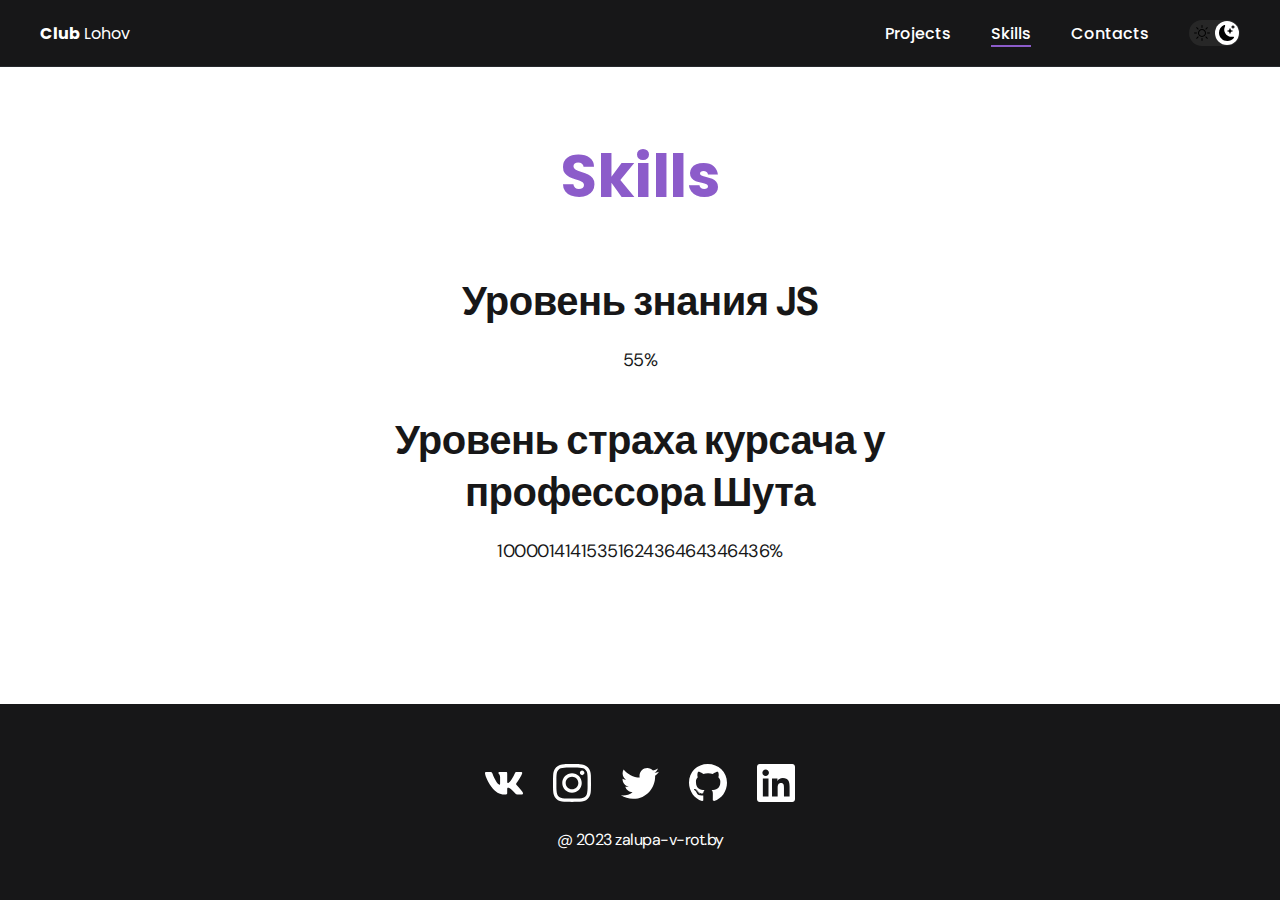
<file: skills.html>
<!DOCTYPE html>
<html lang="en">
<head>
    <meta charset="UTF-8">
    <meta http-equiv="X-UA-Compatible" content="IE=edge">
    <meta name="viewport" content="width=device-width, initial-scale=1.0">
    <title>Club Lohov2</title>
    <link rel="stylesheet" href="./css/main.css">
</head>
<body class="night">

   <nav class="nav">
    <div class="conteiner">
        <div class="nav-row">
            <a href="./index.html" class="logo"><strong>Club</strong> Lohov</a>
            <button class=" dark-mode-btn dark-mode-btn__active">
                <img src="./img/icons/sun.svg" alt="Light mode" class="dark-mode-btn__icon">
                <img src="./img/icons/moon.svg" alt="Dark mode" class="dark-mode-btn__icon">
            </button>

            <ul class="nav-list">
                <li class="nav-list__item"><a href="./index.html" class="nav-list__link">Projects</a></li>
                <li class="nav-list__item"><a href="./skills.html" class="nav-list__link nav-list__link--active">Skills</a></li>
                <li class="nav-list__item"><a href="./contacts.html" class="nav-list__link">Contacts</a></li>
            </ul>
        </div>
    </div>
   </nav>


   <main class="section">
        <div class="conteiner">
            <h1 class="title-1">Skills</h1>       
                <ul class="content-list">
                    <li class="content-list__item">
                        <h2 class="title-2">Уровень знания JS</h2>
                        <p>55%</p>
                    </li>
                    <li class="content-list__item">
                        <h3 class="title-2">Уровень страха курсача у профессора Шута</h3>
                        <p>1000014141535162436464346436%</p>
                    </li>
                </ul>
        </div>
   </main>

   <footer class="footer">
    <div class="conteiner">
        <div class="footer__wrapper">
            <ul class="social">
            <li class="social__item"><a target="_blank" href="https://vk.com/coreemst_shawty"><img src="./img/icons/vk.svg" alt="Link"></a></li>
            <li class="social__item"><a target="_blank" href="https://www.instagram.com/younggloand/"><img src="./img/icons/instagram.svg" alt="Link"></a></li>
            <li class="social__item"><a target="_blank" href="#!"><img src="./img/icons/twitter.svg" alt="Link"></a></li>
            <li class="social__item"><a target="_blank" href="#!"><img src="./img/icons/gitHub.svg" alt="Link"></a></li>
            <li class="social__item"><a target="_blank" href="#!"><img src="./img/icons/linkedIn.svg" alt="Link"></a></li>
                </ul>
            <div class="copyright">
                <p>@ 2023 zalupa-v-rot.by</p>
                </div>
            </div>
        </div>
   </footer>
   <script src="main.js"></script>
</body>
</html>
</file>
<file: css/main.css>
@import "./reset.css";
@import url('https://fonts.googleapis.com/css2?family=DM+Sans:wght@400;500;700&family=Poppins:wght@400;500;700&display=swap');
/*
font-family: 'DM Sans', sans-serif;
font-family: 'Poppins', sans-serif; 
*/
html, body{
    font-family: "DM Sans",sans-serif;
    letter-spacing: -0.5px;
    display: flex;
    flex-direction: column;
    min-height: 100vh;

    background-color: var(--page-bg);
    color: var(--text-color)
}
/* *{
    border: 1px solid red;
} */
.container{
    margin: 0 auto;
    padding: 0 15px;
    max-width: 1200px;
}

.none{
    display: none !important;
}
/* NAVIGATION */
.nav{
    padding: 20px 40px;
    border-bottom: 1px solid var(--dark-border);
    background-color: var(--dark-bg);
    color: var(--header-text);
    letter-spacing: normal;
}
.nav-row{
    display:flex;
    justify-content: space-between;
    align-items: center;
    column-gap: 40px;
    row-gap: 20px;
    flex-wrap: wrap;
}

.logo{
    margin-right: auto;
    color: var(--header-text);
    font-size: 24;
    font-family: 'Poppins', sans-serif;
}
.logo strong{
    font-weight: 700;
}
.nav-list{
    display: flex;
    align-items: center;
    column-gap: 40px;
    font-size: 16px;
    font-weight: 500;
    font-family: 'Poppins', sans-serif; 
}
:root{
    --black: #171718;
    --black-border: #26292D;
    --white: #fff;
    --purple: #8c5cca;
    --text-color: var(--black) ;
    --dark-bg: var(--black);
    --dark-border: var(--black-border);
    --header-text: var(--white);
    --accent: var(--purple);
        /* light mode */

    --page-bg: var(--white);
    --text-color: var(--black);
    --title-1:var(--accent);
    --project-card-bg: var(--white);
    --project-card-text: var(--black);
    --box-shadow: 0px 5px 15px rgba(0, 0, 0, 0.25);

}
.dark{
    --page-bg: #252526;
    --text-color:var(--white);
    --title-1: var(--white);

    --project-card-bg: var(--black);
    --project-card-text: var(--white);
    --box-shadow: 0px 5px 15px rgba(0, 0, 0, 0.8);

}
.nav-list__link{
    color: var(--header-text);
    transition: opasity 0.2s ease-in
}
.nav-list__link:hover{
    opacity: 0.8;
}

.nav-list__link--active{
    position: relative;
}
.nav-list__link--active::before{
    content: "";

    position: absolute;
    left: 0%;
    top: 100%;

    display: block;
    width: 100%;
    height: 2px;
    background-color: var(--accent);
}
/* HEADER */

.header{
    padding: 40px 0;
    min-height: 650px;
    display: flex;
    justify-content: center;
    align-items: center;
    text-align: center;
    background-color: var(--dark-bg);

    background-image: url(./../img/header-bg.png);
    background-repeat: no-repeat;
    background-size: auto;
    background-position: center;

    color: var(--header-text);
}

.header-wrapper{
    max-width: 660px;
    padding: 0 15px;
}

.header__title{
    margin-bottom: 20px;
    font-size: 40px;
    font-weight: 700;
    line-height: 1.4;
}
.header__title strong{
    font-style: 60px;
    font-weight: 700;
}
.header__title em{
    font-style: normal;
    color: var(--accent);
}
.header-text{
    margin-bottom: 40px;
    font-size: 18px;
    line-height: 1.333;
}
.header-text p + p{
    margin-top: 0.5em;
}


/* BTN */


.btn{
    display: inline-block; 
    height: 48px;
    padding: 12px 28px;
    border-radius: 5px;
    background-color: var(--accent);
    color: var(--header-text);
    letter-spacing: 0.15px;
    font-weight: 500;

    transition: opacity 0.2s ease-in;
}
.btn:hover{
    opacity: 0.8;
}
.btn:active{
    position: relative;
    top: 1px;
}
.btn-outline{
    display: flex;
    column-gap: 10px;
    align-items: center;
    background-color: var(--white);
    height: 48px;
    border-radius: 5px;
    padding: 12px 40px;
    color:black;
    border: 1px solid #000;

    transition: opacity 0.5s ease-in;
}
.btn-outline:hover{
    opacity: 0.8;
}
.btn-outline:active{
    position: relative;
    top: 1px;
}
/* General */


.section{
    padding: 70px 0;
}

.title-1{
    margin-bottom: 60px;
    font-size: 60px;
    font-weight: 700;
    line-height: 1.3;
    color: var(--title-1);
    text-align: center;
    font-family: 'Poppins', sans-serif;
}

.title-2{ 
    margin-bottom: 20px;
    font-size: 40px;
    line-height: 1.3;
    font-weight: 700;
}

/* PROJECTS */


.projects{
    display: flex;
    flex-wrap: wrap;
    column-gap: 30px;
    row-gap: 30px;
}

.project{
    max-width: 370px;
    background-color: var(--project-card-bg);
    box-shadow: var(--box-shadow);
    border-radius: 10px;
}
.project__img{
    border-radius: 10px;
}
.project__title{
    padding: 15px 20px 25px;
    font-weight: 700;
    font-size: 24px;
    line-height: 1.3;
    color: var(--project-card-text)
}

/* Footer */

.footer{
    margin-top: auto;
    padding: 60px 0 50px;
    background-color: var(--dark-bg);
    color: var(--header-text);

}
.footer__wrapper{
    display: flex;
    flex-direction: column;
    align-items: center;
    row-gap: 27px;
}
.social{
    display: flex;
    column-gap: 30px;
    align-items: center;
}
.copyright{
    font-size: 16px;
}
.copyright p + p{
    margin-top: 0.5em;
}
.project-deteils{
    max-width: 865px;
    margin: 0 auto;
    display: flex;
    flex-direction: column;
    align-items: center;
}
.project-deteils__cover{
    max-width: 100%;
    margin-bottom: 40px;
    box-shadow: 0px 5px 15px rgba(0, 0, 0, 0.25);
    border-radius: 10px;
}
.project-deteils__desk{
    align-items: center;
    margin-bottom: 30px;
    font-size: 24px;
    font-weight: 700;
    line-height: 1.3;
}
.content-list{
    margin: 0 auto;
    max-width: 570px;
    display: flex;
    align-items: center;
    row-gap: 40px;
    flex-direction: column;
    text-align: center;
}
.content-list__item{
    font-size: 18px;
    line-height: 1.5;
}
.content-list__item p + p{
    margin-top: 0.5em;
}

/* Dark mode btn */

.dark-mode-btn{
    order: 9;
    position: relative;
    display: flex;
    padding: 5px;
    justify-content: space-between;
    width: 51px;
    height: 26px;
    background-color: #272727;
    border-radius: 50px;
}
.dark-mode-btn::before{
    content: "";
    position: absolute;
    top: 1px;
    left: 1px;

    
    display: block;
    width: 24px;
    height: 24px;
    border-radius: 50%;
    background-color: #fff;
    transition: left 0.2s ease-in;

}
.dark-mode-btn__icon{
    position: relative;
    z-index: 9;
}
.dark-mode-btn__active::before{
    left: 26px;
    right: 1px;
}
</file>
